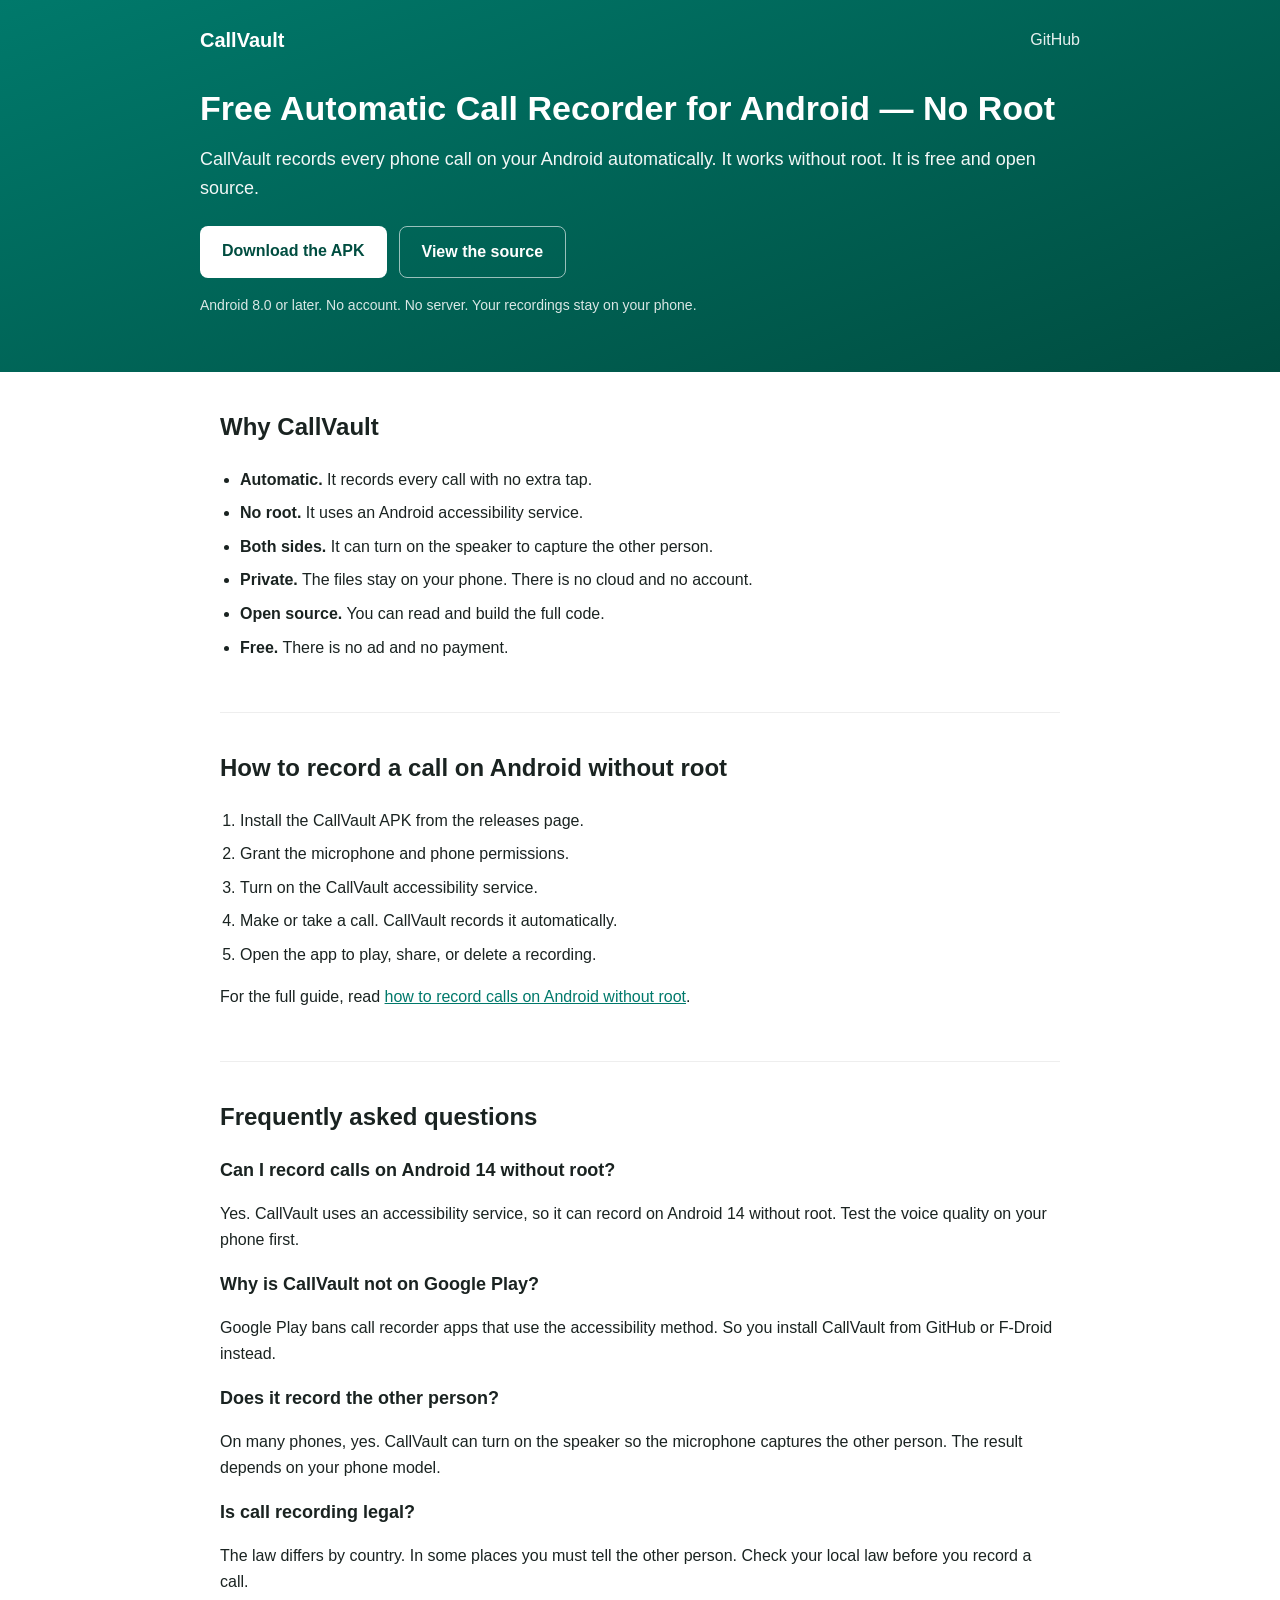
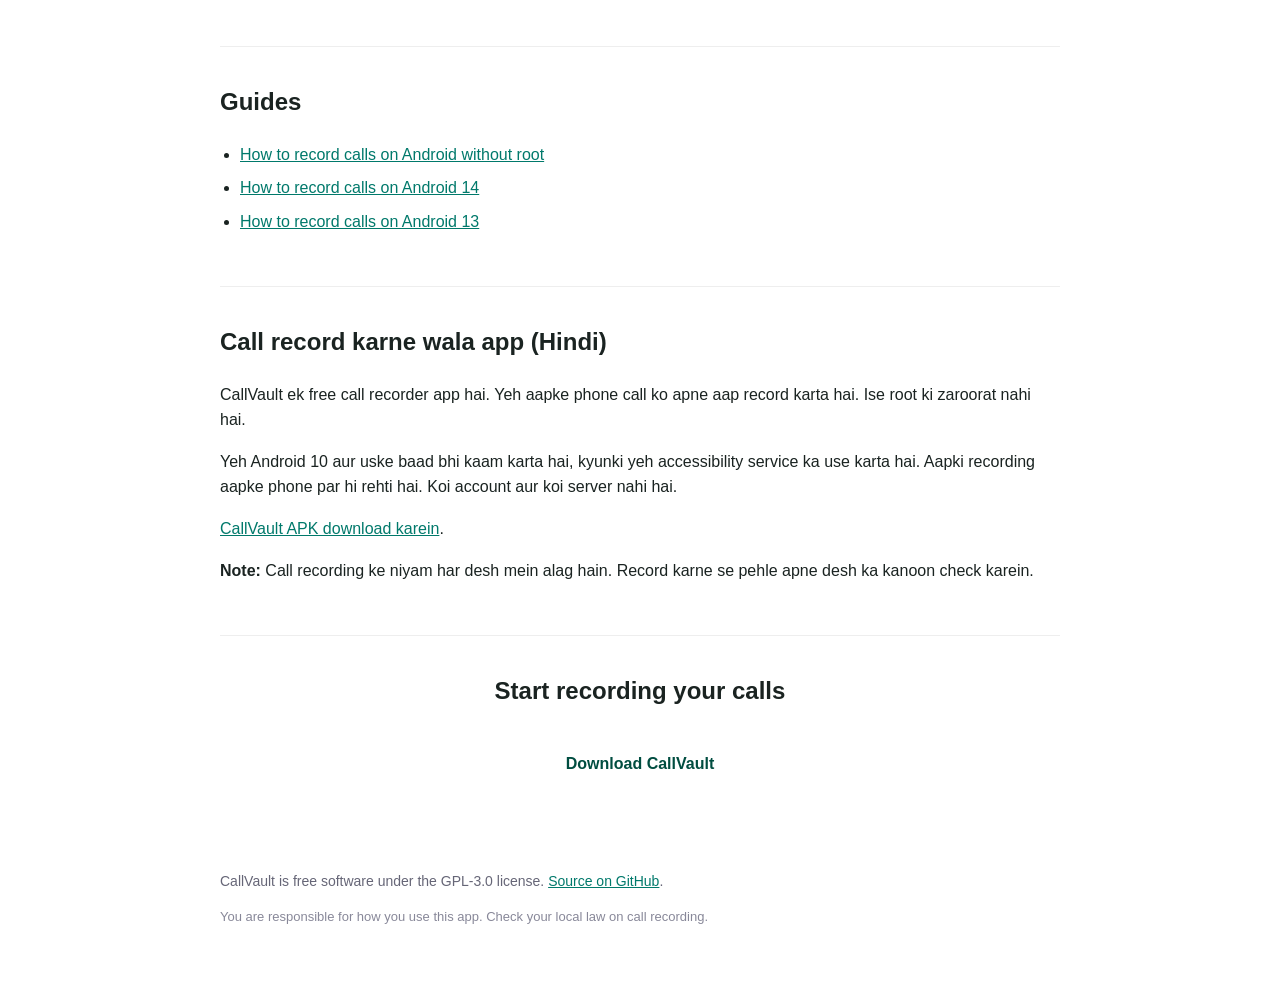
<file: docs/index.html>
<!doctype html>
<html lang="en">
<head>
  <meta charset="utf-8">
  <meta name="viewport" content="width=device-width, initial-scale=1">
  <title>CallVault — Free Automatic Call Recorder for Android (No Root)</title>
  <meta name="description" content="CallVault is a free, open source automatic call recorder for Android. Record phone calls without root. Download the APK and record every call automatically.">
  <link rel="canonical" href="https://amjadaziz817.github.io/callvault/">
  <meta name="robots" content="index, follow">

  <!-- Open Graph -->
  <meta property="og:type" content="website">
  <meta property="og:title" content="CallVault — Free Automatic Call Recorder for Android (No Root)">
  <meta property="og:description" content="Record phone calls on Android automatically, without root. Free and open source.">
  <meta property="og:url" content="https://amjadaziz817.github.io/callvault/">

  <link rel="stylesheet" href="assets/style.css">

  <script type="application/ld+json">
  {
    "@context": "https://schema.org",
    "@type": "SoftwareApplication",
    "name": "CallVault",
    "operatingSystem": "Android 8.0+",
    "applicationCategory": "UtilitiesApplication",
    "offers": { "@type": "Offer", "price": "0", "priceCurrency": "USD" },
    "description": "Free and open source automatic call recorder for Android. Records phone calls without root."
  }
  </script>
  <script type="application/ld+json">
  {
    "@context": "https://schema.org",
    "@type": "FAQPage",
    "mainEntity": [
      {
        "@type": "Question",
        "name": "Can I record calls on Android without root?",
        "acceptedAnswer": { "@type": "Answer", "text": "Yes. CallVault uses an Android accessibility service to record calls without root. The quality of the other person's voice depends on your phone model." }
      },
      {
        "@type": "Question",
        "name": "Is CallVault free?",
        "acceptedAnswer": { "@type": "Answer", "text": "Yes. CallVault is free and open source under the GPL-3.0 license." }
      },
      {
        "@type": "Question",
        "name": "Does CallVault record both sides of the call?",
        "acceptedAnswer": { "@type": "Answer", "text": "On many phones, yes. CallVault can turn on the speaker so the microphone picks up the other person. The result depends on your phone." }
      }
    ]
  }
  </script>
</head>
<body>
  <header class="hero">
    <nav class="nav">
      <span class="brand">CallVault</span>
      <a href="https://github.com/amjadaziz817/callvault" class="nav-link">GitHub</a>
    </nav>
    <h1>Free Automatic Call Recorder for Android — No Root</h1>
    <p class="lede">
      CallVault records every phone call on your Android automatically. It works
      without root. It is free and open source.
    </p>
    <div class="cta-row">
      <a class="btn btn-primary" href="https://github.com/amjadaziz817/callvault/releases">Download the APK</a>
      <a class="btn btn-ghost" href="https://github.com/amjadaziz817/callvault">View the source</a>
    </div>
    <p class="note">Android 8.0 or later. No account. No server. Your recordings stay on your phone.</p>
  </header>

  <main>
    <section class="section">
      <h2>Why CallVault</h2>
      <ul class="features">
        <li><strong>Automatic.</strong> It records every call with no extra tap.</li>
        <li><strong>No root.</strong> It uses an Android accessibility service.</li>
        <li><strong>Both sides.</strong> It can turn on the speaker to capture the other person.</li>
        <li><strong>Private.</strong> The files stay on your phone. There is no cloud and no account.</li>
        <li><strong>Open source.</strong> You can read and build the full code.</li>
        <li><strong>Free.</strong> There is no ad and no payment.</li>
      </ul>
    </section>

    <section class="section">
      <h2>How to record a call on Android without root</h2>
      <ol class="steps">
        <li>Install the CallVault APK from the releases page.</li>
        <li>Grant the microphone and phone permissions.</li>
        <li>Turn on the CallVault accessibility service.</li>
        <li>Make or take a call. CallVault records it automatically.</li>
        <li>Open the app to play, share, or delete a recording.</li>
      </ol>
      <p>
        For the full guide, read
        <a href="how-to-record-calls-on-android-without-root.html">how to record calls on Android without root</a>.
      </p>
    </section>

    <section class="section">
      <h2>Frequently asked questions</h2>
      <h3>Can I record calls on Android 14 without root?</h3>
      <p>Yes. CallVault uses an accessibility service, so it can record on Android 14 without root. Test the voice quality on your phone first.</p>
      <h3>Why is CallVault not on Google Play?</h3>
      <p>Google Play bans call recorder apps that use the accessibility method. So you install CallVault from GitHub or F-Droid instead.</p>
      <h3>Does it record the other person?</h3>
      <p>On many phones, yes. CallVault can turn on the speaker so the microphone captures the other person. The result depends on your phone model.</p>
      <h3>Is call recording legal?</h3>
      <p>The law differs by country. In some places you must tell the other person. Check your local law before you record a call.</p>
    </section>

    <section class="section">
      <h2>Guides</h2>
      <ul class="features">
        <li><a href="how-to-record-calls-on-android-without-root.html">How to record calls on Android without root</a></li>
        <li><a href="record-calls-android-14.html">How to record calls on Android 14</a></li>
        <li><a href="record-calls-android-13.html">How to record calls on Android 13</a></li>
      </ul>
    </section>

    <section class="section" lang="hi">
      <h2>Call record karne wala app (Hindi)</h2>
      <p>CallVault ek free call recorder app hai. Yeh aapke phone call ko apne aap record karta hai. Ise root ki zaroorat nahi hai.</p>
      <p>Yeh Android 10 aur uske baad bhi kaam karta hai, kyunki yeh accessibility service ka use karta hai. Aapki recording aapke phone par hi rehti hai. Koi account aur koi server nahi hai.</p>
      <p><a href="https://github.com/amjadaziz817/callvault/releases">CallVault APK download karein</a>.</p>
      <p><strong>Note:</strong> Call recording ke niyam har desh mein alag hain. Record karne se pehle apne desh ka kanoon check karein.</p>
    </section>

    <section class="section cta-final">
      <h2>Start recording your calls</h2>
      <a class="btn btn-primary" href="https://github.com/amjadaziz817/callvault/releases">Download CallVault</a>
    </section>
  </main>

  <footer class="footer">
    <p>CallVault is free software under the GPL-3.0 license.
       <a href="https://github.com/amjadaziz817/callvault">Source on GitHub</a>.</p>
    <p class="disclaimer">You are responsible for how you use this app. Check your local law on call recording.</p>
  </footer>
</body>
</html>
</file>
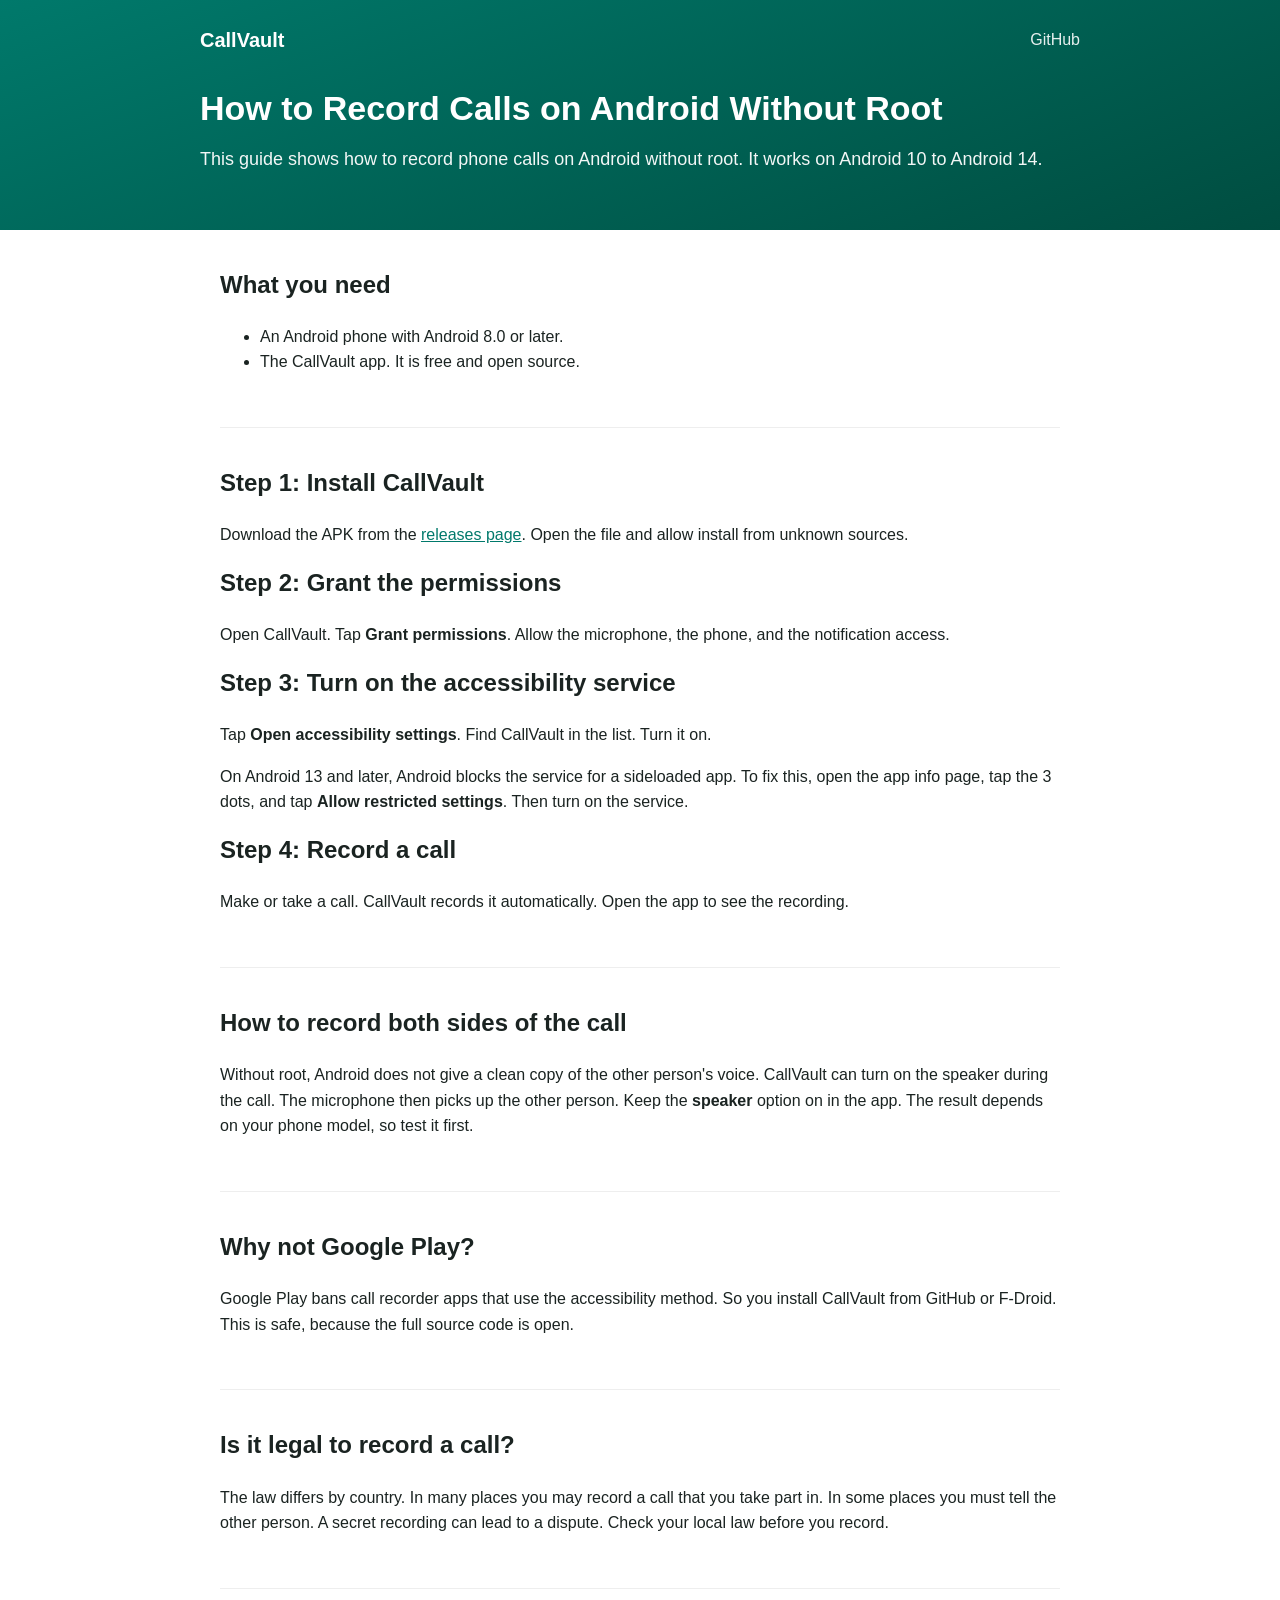
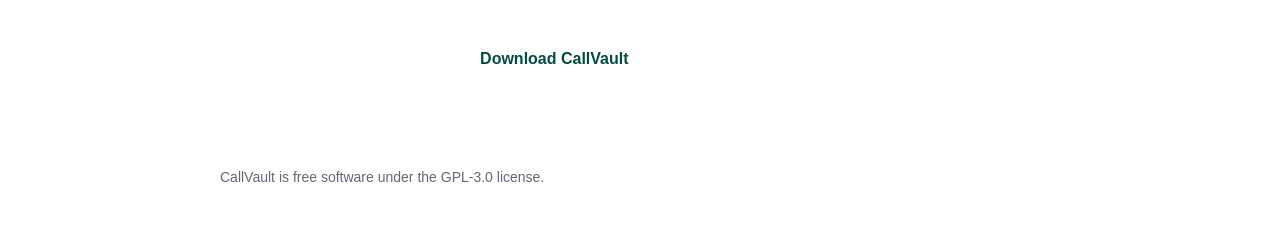
<file: docs/how-to-record-calls-on-android-without-root.html>
<!doctype html>
<html lang="en">
<head>
  <meta charset="utf-8">
  <meta name="viewport" content="width=device-width, initial-scale=1">
  <title>How to Record Calls on Android Without Root (2026 Guide) — CallVault</title>
  <meta name="description" content="A step by step guide to record phone calls on Android without root. Works on Android 10, 11, 12, 13, and 14 with a free open source app.">
  <link rel="canonical" href="https://amjadaziz817.github.io/callvault/how-to-record-calls-on-android-without-root.html">
  <meta name="robots" content="index, follow">
  <link rel="stylesheet" href="assets/style.css">
  <script type="application/ld+json">
  {
    "@context": "https://schema.org",
    "@type": "HowTo",
    "name": "How to record calls on Android without root",
    "step": [
      { "@type": "HowToStep", "name": "Install CallVault", "text": "Download and install the CallVault APK from GitHub." },
      { "@type": "HowToStep", "name": "Grant permissions", "text": "Allow the microphone and phone permissions." },
      { "@type": "HowToStep", "name": "Enable the accessibility service", "text": "Turn on the CallVault accessibility service in Android settings." },
      { "@type": "HowToStep", "name": "Record a call", "text": "Make or take a call. CallVault records it automatically." }
    ]
  }
  </script>
</head>
<body>
  <header class="hero compact">
    <nav class="nav">
      <a href="index.html" class="brand">CallVault</a>
      <a href="https://github.com/amjadaziz817/callvault" class="nav-link">GitHub</a>
    </nav>
    <h1>How to Record Calls on Android Without Root</h1>
    <p class="lede">This guide shows how to record phone calls on Android without root. It works on Android 10 to Android 14.</p>
  </header>

  <main>
    <section class="section">
      <h2>What you need</h2>
      <ul>
        <li>An Android phone with Android 8.0 or later.</li>
        <li>The CallVault app. It is free and open source.</li>
      </ul>
    </section>

    <section class="section">
      <h2>Step 1: Install CallVault</h2>
      <p>Download the APK from the <a href="https://github.com/amjadaziz817/callvault/releases">releases page</a>. Open the file and allow install from unknown sources.</p>

      <h2>Step 2: Grant the permissions</h2>
      <p>Open CallVault. Tap <strong>Grant permissions</strong>. Allow the microphone, the phone, and the notification access.</p>

      <h2>Step 3: Turn on the accessibility service</h2>
      <p>Tap <strong>Open accessibility settings</strong>. Find CallVault in the list. Turn it on.</p>
      <p>On Android 13 and later, Android blocks the service for a sideloaded app. To fix this, open the app info page, tap the 3 dots, and tap <strong>Allow restricted settings</strong>. Then turn on the service.</p>

      <h2>Step 4: Record a call</h2>
      <p>Make or take a call. CallVault records it automatically. Open the app to see the recording.</p>
    </section>

    <section class="section">
      <h2>How to record both sides of the call</h2>
      <p>Without root, Android does not give a clean copy of the other person's voice. CallVault can turn on the speaker during the call. The microphone then picks up the other person. Keep the <strong>speaker</strong> option on in the app. The result depends on your phone model, so test it first.</p>
    </section>

    <section class="section">
      <h2>Why not Google Play?</h2>
      <p>Google Play bans call recorder apps that use the accessibility method. So you install CallVault from GitHub or F-Droid. This is safe, because the full source code is open.</p>
    </section>

    <section class="section">
      <h2>Is it legal to record a call?</h2>
      <p>The law differs by country. In many places you may record a call that you take part in. In some places you must tell the other person. A secret recording can lead to a dispute. Check your local law before you record.</p>
    </section>

    <section class="section cta-final">
      <a class="btn btn-primary" href="https://github.com/amjadaziz817/callvault/releases">Download CallVault</a>
      <a class="btn btn-ghost" href="index.html">Back to home</a>
    </section>
  </main>

  <footer class="footer">
    <p>CallVault is free software under the GPL-3.0 license.</p>
  </footer>
</body>
</html>
</file>
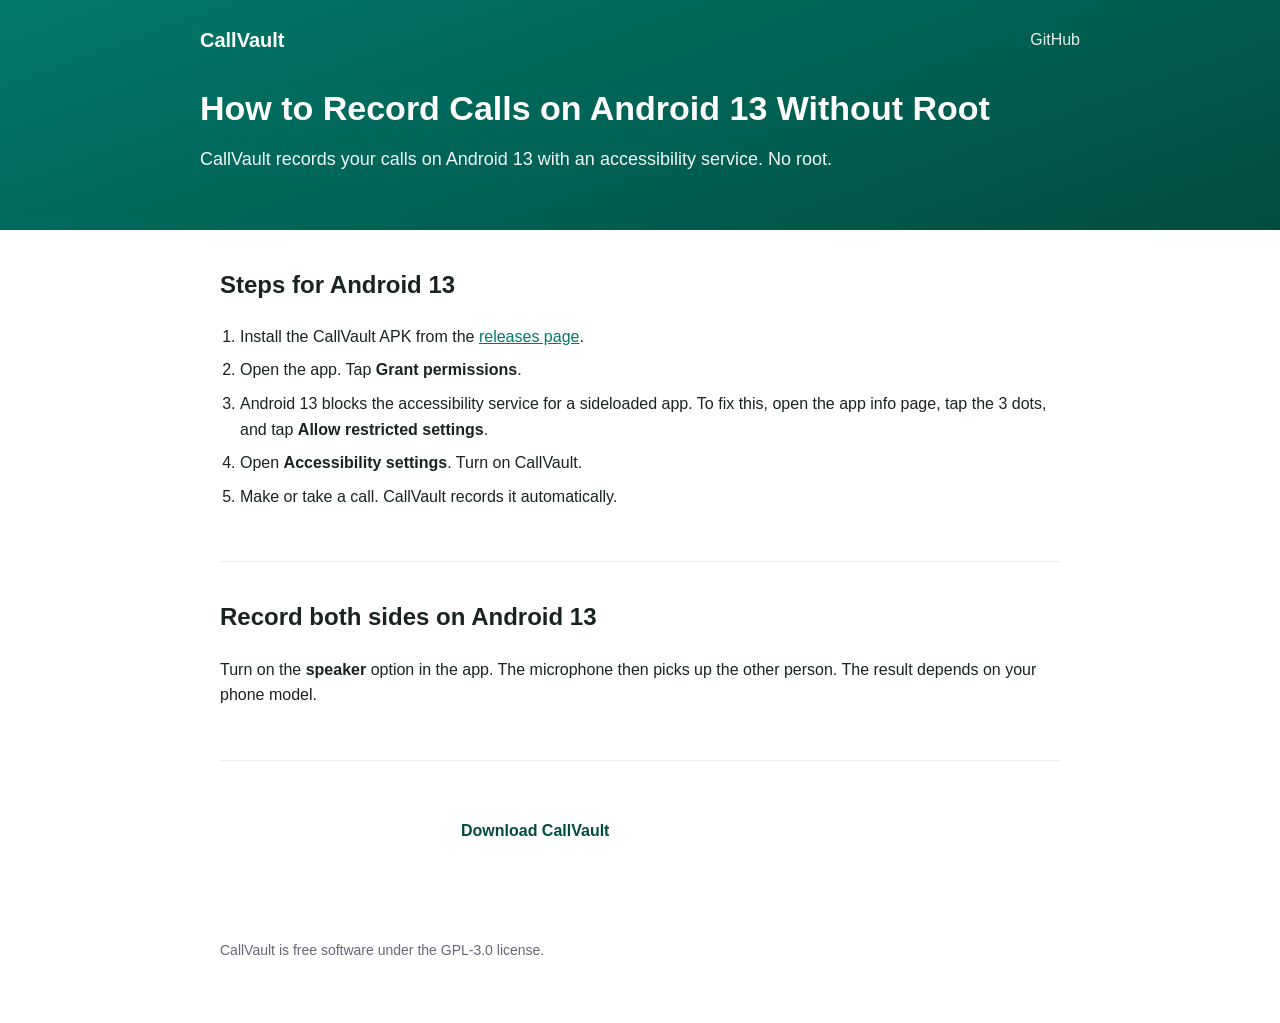
<file: docs/record-calls-android-13.html>
<!doctype html>
<html lang="en">
<head>
  <meta charset="utf-8">
  <meta name="viewport" content="width=device-width, initial-scale=1">
  <title>How to Record Calls on Android 13 (Free, No Root) — CallVault</title>
  <meta name="description" content="Record phone calls on Android 13 without root. A free, open source app and a step by step guide for Android 13.">
  <link rel="canonical" href="https://amjadaziz817.github.io/callvault/record-calls-android-13.html">
  <meta name="robots" content="index, follow">
  <link rel="stylesheet" href="assets/style.css">
  <script type="application/ld+json">
  {
    "@context": "https://schema.org",
    "@type": "HowTo",
    "name": "How to record calls on Android 13 without root",
    "step": [
      { "@type": "HowToStep", "name": "Install CallVault", "text": "Install the CallVault APK from GitHub." },
      { "@type": "HowToStep", "name": "Allow restricted settings", "text": "On Android 13, open the app info page and tap Allow restricted settings." },
      { "@type": "HowToStep", "name": "Enable the accessibility service", "text": "Turn on the CallVault accessibility service." },
      { "@type": "HowToStep", "name": "Record a call", "text": "Make or take a call. CallVault records it automatically." }
    ]
  }
  </script>
</head>
<body>
  <header class="hero compact">
    <nav class="nav">
      <a href="index.html" class="brand">CallVault</a>
      <a href="https://github.com/amjadaziz817/callvault" class="nav-link">GitHub</a>
    </nav>
    <h1>How to Record Calls on Android 13 Without Root</h1>
    <p class="lede">CallVault records your calls on Android 13 with an accessibility service. No root.</p>
  </header>

  <main>
    <section class="section">
      <h2>Steps for Android 13</h2>
      <ol class="steps">
        <li>Install the CallVault APK from the <a href="https://github.com/amjadaziz817/callvault/releases">releases page</a>.</li>
        <li>Open the app. Tap <strong>Grant permissions</strong>.</li>
        <li>Android 13 blocks the accessibility service for a sideloaded app. To fix this, open the app info page, tap the 3 dots, and tap <strong>Allow restricted settings</strong>.</li>
        <li>Open <strong>Accessibility settings</strong>. Turn on CallVault.</li>
        <li>Make or take a call. CallVault records it automatically.</li>
      </ol>
    </section>

    <section class="section">
      <h2>Record both sides on Android 13</h2>
      <p>Turn on the <strong>speaker</strong> option in the app. The microphone then picks up the other person. The result depends on your phone model.</p>
    </section>

    <section class="section cta-final">
      <a class="btn btn-primary" href="https://github.com/amjadaziz817/callvault/releases">Download CallVault</a>
      <a class="btn btn-ghost" href="how-to-record-calls-on-android-without-root.html">Read the full guide</a>
    </section>
  </main>

  <footer class="footer">
    <p>CallVault is free software under the GPL-3.0 license.</p>
  </footer>
</body>
</html>
</file>
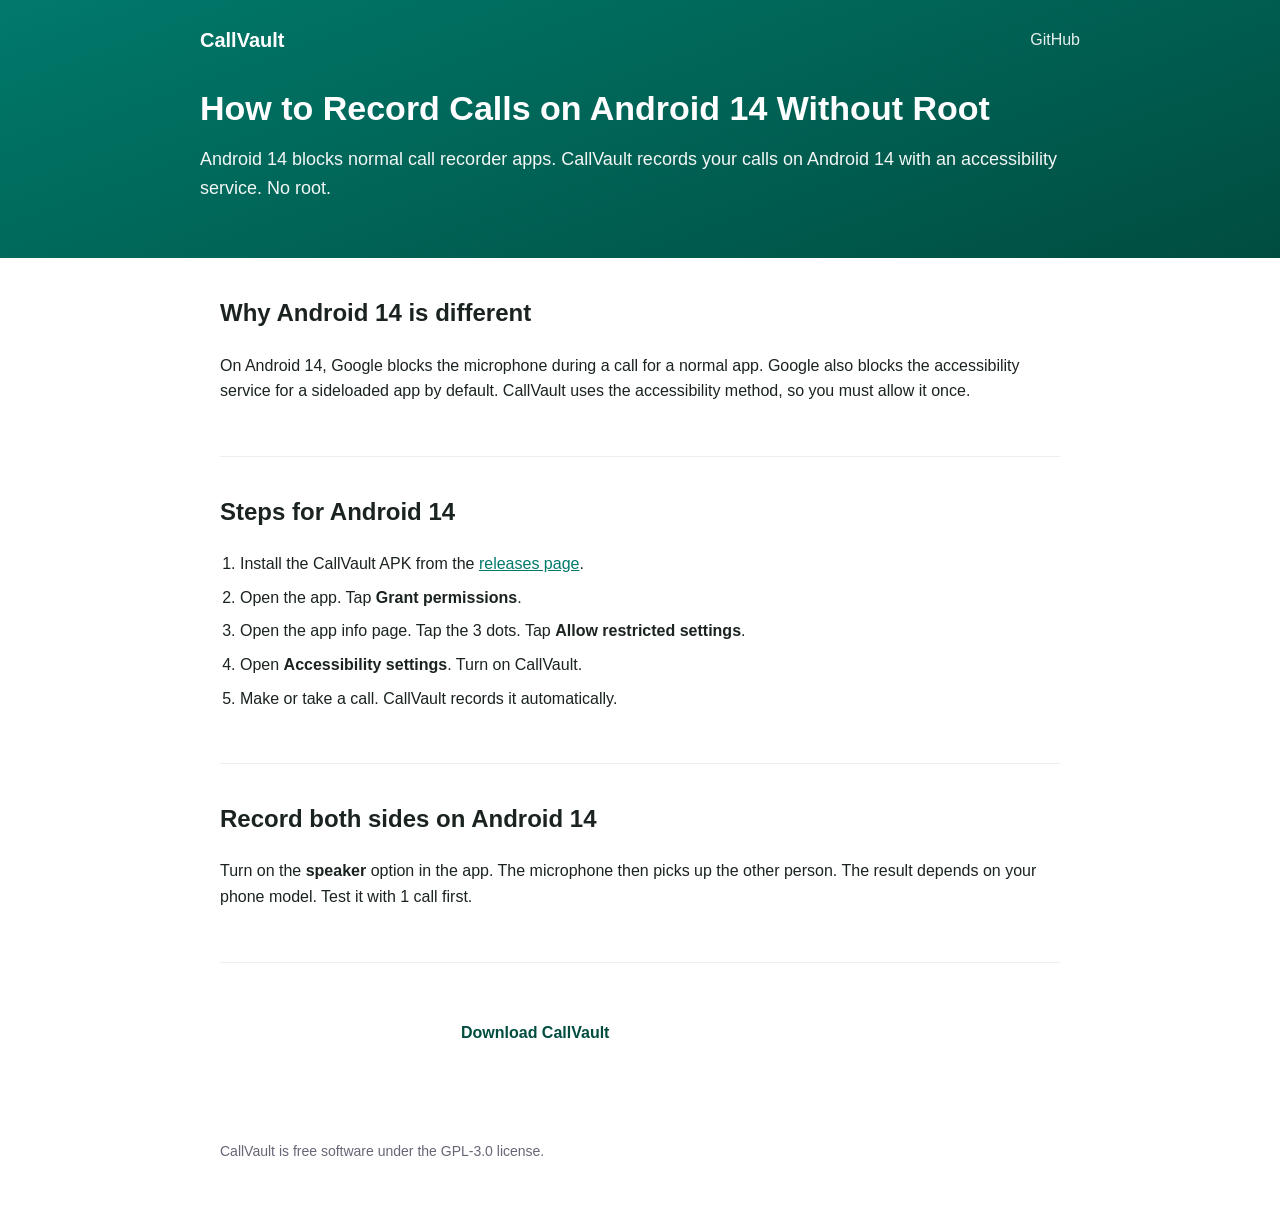
<file: docs/record-calls-android-14.html>
<!doctype html>
<html lang="en">
<head>
  <meta charset="utf-8">
  <meta name="viewport" content="width=device-width, initial-scale=1">
  <title>How to Record Calls on Android 14 (Free, No Root) — CallVault</title>
  <meta name="description" content="Record phone calls on Android 14 without root. A free, open source app and a step by step guide for Android 14.">
  <link rel="canonical" href="https://amjadaziz817.github.io/callvault/record-calls-android-14.html">
  <meta name="robots" content="index, follow">
  <link rel="stylesheet" href="assets/style.css">
  <script type="application/ld+json">
  {
    "@context": "https://schema.org",
    "@type": "HowTo",
    "name": "How to record calls on Android 14 without root",
    "step": [
      { "@type": "HowToStep", "name": "Install CallVault", "text": "Install the CallVault APK from GitHub." },
      { "@type": "HowToStep", "name": "Allow restricted settings", "text": "On Android 14, open the app info page and tap Allow restricted settings." },
      { "@type": "HowToStep", "name": "Enable the accessibility service", "text": "Turn on the CallVault accessibility service." },
      { "@type": "HowToStep", "name": "Record a call", "text": "Make or take a call. CallVault records it automatically." }
    ]
  }
  </script>
</head>
<body>
  <header class="hero compact">
    <nav class="nav">
      <a href="index.html" class="brand">CallVault</a>
      <a href="https://github.com/amjadaziz817/callvault" class="nav-link">GitHub</a>
    </nav>
    <h1>How to Record Calls on Android 14 Without Root</h1>
    <p class="lede">Android 14 blocks normal call recorder apps. CallVault records your calls on Android 14 with an accessibility service. No root.</p>
  </header>

  <main>
    <section class="section">
      <h2>Why Android 14 is different</h2>
      <p>On Android 14, Google blocks the microphone during a call for a normal app. Google also blocks the accessibility service for a sideloaded app by default. CallVault uses the accessibility method, so you must allow it once.</p>
    </section>

    <section class="section">
      <h2>Steps for Android 14</h2>
      <ol class="steps">
        <li>Install the CallVault APK from the <a href="https://github.com/amjadaziz817/callvault/releases">releases page</a>.</li>
        <li>Open the app. Tap <strong>Grant permissions</strong>.</li>
        <li>Open the app info page. Tap the 3 dots. Tap <strong>Allow restricted settings</strong>.</li>
        <li>Open <strong>Accessibility settings</strong>. Turn on CallVault.</li>
        <li>Make or take a call. CallVault records it automatically.</li>
      </ol>
    </section>

    <section class="section">
      <h2>Record both sides on Android 14</h2>
      <p>Turn on the <strong>speaker</strong> option in the app. The microphone then picks up the other person. The result depends on your phone model. Test it with 1 call first.</p>
    </section>

    <section class="section cta-final">
      <a class="btn btn-primary" href="https://github.com/amjadaziz817/callvault/releases">Download CallVault</a>
      <a class="btn btn-ghost" href="how-to-record-calls-on-android-without-root.html">Read the full guide</a>
    </section>
  </main>

  <footer class="footer">
    <p>CallVault is free software under the GPL-3.0 license.</p>
  </footer>
</body>
</html>
</file>
<file: docs/assets/style.css>
:root {
  --teal: #00796b;
  --teal-dark: #004d40;
  --teal-light: #b2dfdb;
  --ink: #1a2321;
  --muted: #566b67;
  --bg: #ffffff;
  --card: #f4f8f7;
}
* { box-sizing: border-box; }
body {
  margin: 0;
  font-family: -apple-system, BlinkMacSystemFont, "Segoe UI", Roboto, Helvetica, Arial, sans-serif;
  color: var(--ink);
  background: var(--bg);
  line-height: 1.6;
}
.hero {
  background: linear-gradient(160deg, var(--teal) 0%, var(--teal-dark) 100%);
  color: #fff;
  padding: 24px 20px 56px;
}
.hero.compact { padding-bottom: 32px; }
.nav {
  display: flex;
  justify-content: space-between;
  align-items: center;
  max-width: 880px;
  margin: 0 auto 32px;
}
.brand { font-weight: 700; font-size: 20px; color: #fff; text-decoration: none; }
.nav-link { color: #fff; text-decoration: none; opacity: 0.9; }
.hero h1 {
  max-width: 880px;
  margin: 0 auto 16px;
  font-size: 34px;
  line-height: 1.2;
}
.lede { max-width: 880px; margin: 0 auto 24px; font-size: 18px; opacity: 0.95; }
.note { max-width: 880px; margin: 16px auto 0; font-size: 14px; opacity: 0.85; }
.cta-row { max-width: 880px; margin: 0 auto; display: flex; gap: 12px; flex-wrap: wrap; }
.btn {
  display: inline-block;
  padding: 12px 22px;
  border-radius: 8px;
  text-decoration: none;
  font-weight: 600;
}
.btn-primary { background: #fff; color: var(--teal-dark); }
.btn-ghost { border: 1px solid rgba(255,255,255,0.6); color: #fff; }
main { max-width: 880px; margin: 0 auto; padding: 0 20px; }
.section { padding: 36px 0; border-bottom: 1px solid #eee; }
.section h2 { font-size: 24px; margin-top: 0; }
.section h3 { font-size: 18px; margin-bottom: 4px; }
.features, .steps { padding-left: 20px; }
.features li, .steps li { margin-bottom: 8px; }
.cta-final { text-align: center; border-bottom: none; }
.cta-final .btn { margin: 8px; }
.footer {
  max-width: 880px;
  margin: 0 auto;
  padding: 24px 20px 48px;
  color: #667;
  font-size: 14px;
}
.disclaimer { font-size: 13px; color: #889; }
a { color: var(--teal); }
@media (max-width: 600px) {
  .hero h1 { font-size: 27px; }
}
</file>
